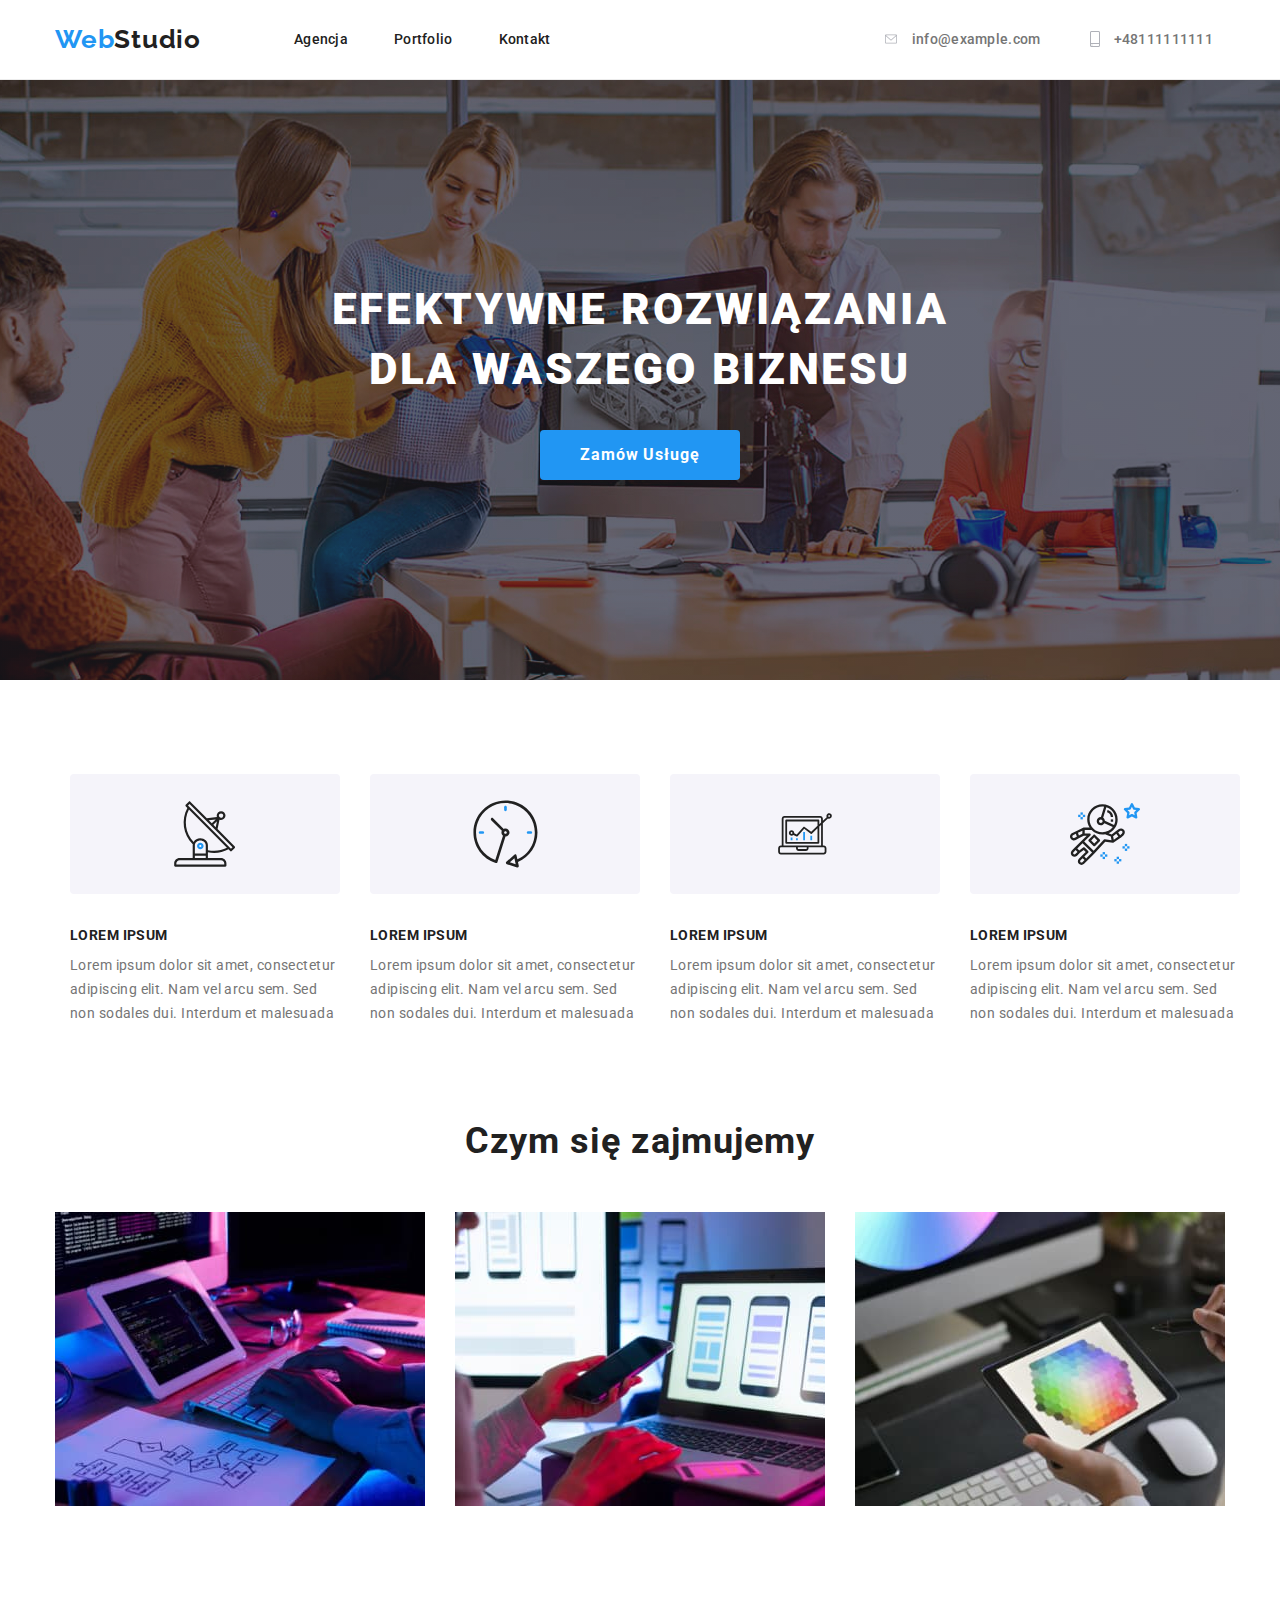
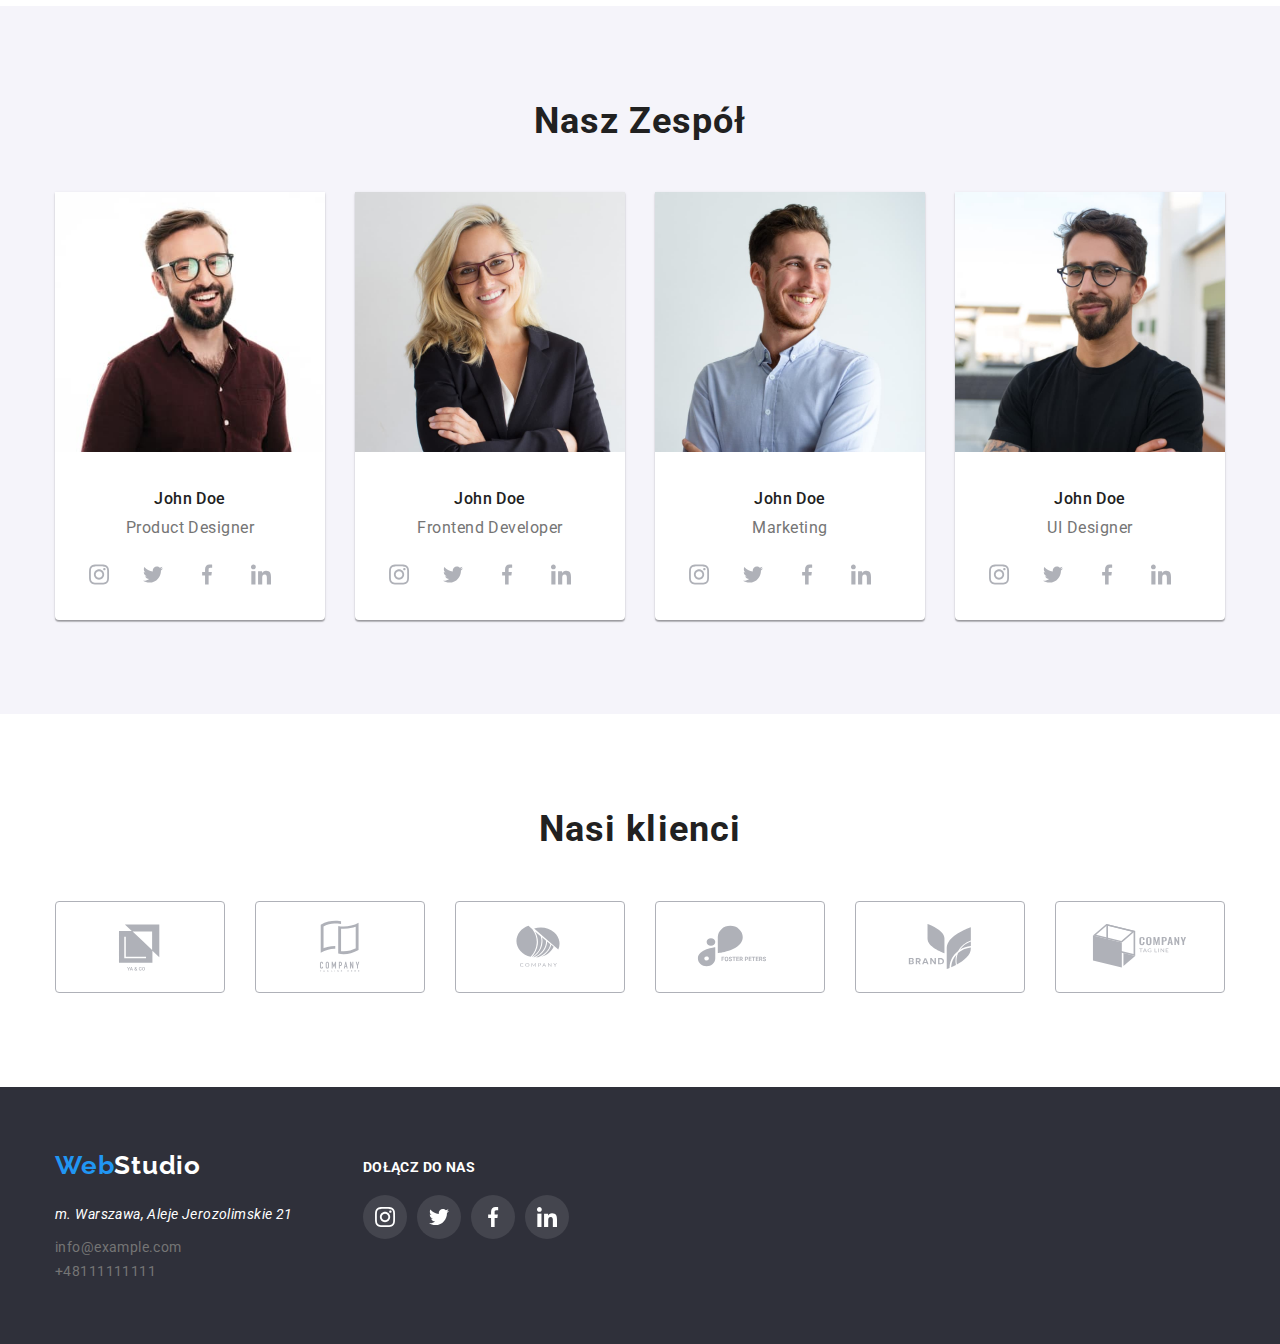
<file: index.html>
<!DOCTYPE html>
<html lang="pl">
  <head>
    <meta charset="UTF-8" />
    <meta http-equiv="X-UA-Compatible" content="IE=edge" />
    <meta name="viewport" content="width=device-width, initial-scale=1.0" />
    <title>Studio</title>
    <link rel="stylesheet" href="./css/modern-normalize.css" />
    <link rel="preconnect" href="https://fonts.googleapis.com" />
    <link rel="preconnect" href="https://fonts.gstatic.com" crossorigin />
    <link
      href="https://fonts.googleapis.com/css2?family=Raleway:wght@700&family=Roboto:wght@400;500;700;900&display=swap"
      rel="stylesheet"
    />
    <style type="text/css"></style>

    <link href="./css/styles.css" rel="stylesheet" />
  </head>
  <body class="studio">
    <header class="buttons">
      <div class="container">
        <a class="buttons-webstudio" href="./index.html"
          ><span class="highlight">Web</span><span>Studio</span></a
        >
        <nav>
          <ul class="buttons-navi" style="list-style: none">
            <li><a class="buttons-navi-link" href="">Agencja</a></li>
            <li>
              <a class="buttons-navi-link" href="./portfolio.html">Portfolio</a>
            </li>
            <li><a class="buttons-navi-link" href="">Kontakt</a></li>
          </ul>
        </nav>
        <ul class="buttons-contact" style="list-style: none">
          <li class="icon-cont">
            <a class="buttons-contact-link" href="mailto:info@example.com">
              <svg
                width="16"
                height="12"
                style="margin-right: 10px; margin-bottom: -1px"
              >
                <use href="./image/icons.svg#icon-envelope"></use>
              </svg>
              info@example.com</a
            >
          </li>
          <li class="icon-cont">
            <a class="buttons-contact-link" href="tel:+48111111111"
              ><svg
                width="10"
                height="16"
                style="margin-right: 10px; margin-bottom: -3px"
              >
                <use href="./image/icons.svg#icon-smartphone"></use>
              </svg>
              +48111111111</a
            >
          </li>
        </ul>
      </div>
    </header>
    <main>
      <section class="description">
        <div class="container">
          <h1 class="description-name">
            EFEKTYWNE ROZWIĄZANIA DLA WASZEGO BIZNESU
          </h1>
          <button class="description-click" type="button">Zamów Usługę</button>
        </div>
      </section>
      
      <section class="section container">
        <ul class="elaboration" style="list-style: none">
          <li class="elaboration-item-icon">
            <svg class="icon" width="65.32" height="70">
              <use href="./image/icons.svg#icon-antenna"></use>
            </svg>
          </li>
          <li class="elaboration-item-icon">
            <svg class="icon" width="66.96" height="70">
              <use href="./image/icons.svg#icon-clock-1"></use>
            </svg>
          </li>
          <li class="elaboration-item-icon">
            <svg class="icon" width="70" height="53.69">
              <use href="./image/icons.svg#icon-diagram"></use>
            </svg>
          </li>
          <li class="elaboration-item-icon">
            <svg class="icon" width="70" height="70">
              <use href="./image/icons.svg#icon-astronaut-1"></use>
            </svg>
          </li>
        </ul>
        <ul class="elaboration" style="list-style: none">
          <li class="elaboration-position">
            <h4 class="elaboration-position-name">LOREM IPSUM</h4>
            <p class="elaboration-position-description">
              Lorem ipsum dolor sit amet, consectetur adipiscing elit. Nam vel
              arcu sem. Sed non sodales dui. Interdum et malesuada
            </p>
          </li>
          <li class="elaboration-position">
            <h4 class="elaboration-position-name">LOREM IPSUM</h4>
            <p class="elaboration-position-description">
              Lorem ipsum dolor sit amet, consectetur adipiscing elit. Nam vel
              arcu sem. Sed non sodales dui. Interdum et malesuada
            </p>
          </li>

          <li class="elaboration-position">
            <h4 class="elaboration-position-name">LOREM IPSUM</h4>
            <p class="elaboration-position-description">
              Lorem ipsum dolor sit amet, consectetur adipiscing elit. Nam vel
              arcu sem. Sed non sodales dui. Interdum et malesuada
            </p>
          </li>

          <li class="elaboration-position">
            <h4 class="elaboration-position-name">LOREM IPSUM</h4>
            <p class="elaboration-position-description">
              Lorem ipsum dolor sit amet, consectetur adipiscing elit. Nam vel
              arcu sem. Sed non sodales dui. Interdum et malesuada
            </p>
          </li>
        </ul>
      </section>

      <section>
        <div class="container">
          <h2 class="categories">Czym się zajmujemy</h2>
          <ul class="segregate">
            <li class="segregate-photography">
              <img
                src="./image/keyboard.jpg"
                alt="typing on the keyboard"
                width="370"
                height="294"
              />
            </li>
            <li class="segregate-photography">
              <img
                src="./image/phone.jpg"
                alt="holding the phone in the background the laptop"
                width="370"
                height="294"
              />
            </li>
            <li class="segregate-photography">
              <img
                src="./image/tablet.jpg"
                alt="using the tablet"
                width="370"
                height="294"
              />
            </li>
          </ul>
        </div>
      </section>

      <section class="section team">
        <div class="container">
          <h2 class="categories">Nasz Zespół</h2>
          <ul class="team-component">
            <li class="team-component-person">
              <figure>
                <img
                  src="./image/john1.jpg"
                  alt="John Doe in glasses"
                  width="270"
                  height="260"
                />
                <figcaption>
                  <h3 class="names">John Doe</h3>
                  <p class="position">Product Designer</p>
                </figcaption>
              </figure>
              <ul class="icone" style="list-style: none">
                <li class="icone-style">
                  <a class="elipse" href="#">
                    <svg class="elipse-icon" width="45" height="45">
                      <use
                        class="icon-team"
                        href="./image/icons.svg#icon-insta"
                      ></use>
                    </svg>
                  </a>
                </li>
                <li class="icone-style">
                  <a class="elipse" href="#">
                    <svg class="elipse-icon" width="45" height="45">
                      <use
                        class="icon-team"
                        href="./image/icons.svg#icon-twiter"
                      ></use></svg></a>
                </li>
                <li class="icone-style">
                  <a class="elipse" href="#">
                    <svg class="elipse-icon" width="45" height="45">
                      <use
                        class="icon-team"
                        href="./image/icons.svg#icon-facebook"
                      ></use></svg></a>
                </li>
                <li class="icone-style">
                  <a class="elipse" href="#">
                    <svg class="elipse-icon" width="45" height="45">
                      <use
                        class="icon-team"
                        href="./image/icons.svg#icon-in"
                      ></use>
                    </svg>
                  </a>
                </li>
              </ul>
            </li>
            <li class="team-component-person">
              <figure>
                <img
                  src="./image/john2.jpg"
                  alt="John Doe blonde woman"
                  width="270"
                  height="260"
                />
                <figcaption>
                  <h3 class="names">John Doe</h3>
                  <p class="position">Frontend Developer</p>
                </figcaption>
              </figure>
              <ul class="icone" style="list-style: none">
                <li class="icone-style">
                  <a class="elipse" href="#">
                    <svg class="elipse-icon" width="45" height="45">
                      <use
                        class="icon-team"
                        href="./image/icons.svg#icon-insta"
                      ></use>
                    </svg>
                  </a>
                </li>
                <li class="icone-style">
                  <a class="elipse" href="#">
                    <svg class="elipse-icon" width="45" height="45">
                      <use
                        class="icon-team"
                        href="./image/icons.svg#icon-twiter"
                      ></use></svg></a>
                </li>
                <li class="icone-style">
                  <a class="elipse" href="#">
                    <svg class="elipse-icon" width="45" height="45">
                      <use
                        class="icon-team"
                        href="./image/icons.svg#icon-facebook"
                      ></use></svg></a>
                </li>
                <li class="icone-style">
                  <a class="elipse" href="#">
                    <svg class="elipse-icon" width="45" height="45">
                      <use
                        class="icon-team"
                        href="./image/icons.svg#icon-in"
                      ></use>
                    </svg>
                  </a>
                </li>
              </ul>
            </li>
            <li class="team-component-person">
              <figure>
                <img
                  src="./image/john3.jpg"
                  alt="John Doe in a blue shirt"
                  width="270"
                  height="260"
                />
                <figcaption>
                  <h3 class="names">John Doe</h3>
                  <p class="position">Marketing</p>
                </figcaption>
              </figure>
              <ul class="icone" style="list-style: none">
                <li class="icone-style">
                  <a class="elipse" href="#">
                    <svg class="elipse-icon" width="45" height="45">
                      <use
                        class="icon-team"
                        href="./image/icons.svg#icon-insta"
                      ></use>
                    </svg>
                  </a>
                </li>
                <li class="icone-style">
                  <a class="elipse" href="#">
                    <svg class="elipse-icon" width="45" height="45">
                      <use
                        class="icon-team"
                        href="./image/icons.svg#icon-twiter"
                      ></use></svg></a>
                </li>
                <li class="icone-style">
                  <a class="elipse" href="#">
                    <svg class="elipse-icon" width="45" height="45">
                      <use
                        class="icon-team"
                        href="./image/icons.svg#icon-facebook"
                      ></use></svg></a>
                </li>
                <li class="icone-style">
                  <a class="elipse" href="#">
                    <svg class="elipse-icon" width="45" height="45">
                      <use
                        class="icon-team"
                        href="./image/icons.svg#icon-in"
                      ></use>
                    </svg>
                  </a>
                </li>
              </ul>
            </li>
            <li class="team-component-person">
              <figure>
                <img
                  src="./image/john4.jpg"
                  alt="John Doe in glasses and a black tishirt"
                  width="270"
                  height="260"
                />
                <figcaption>
                  <h3 class="names">John Doe</h3>
                  <p class="position">UI Designer</p>
                </figcaption>
              </figure>
              <ul class="icone" style="list-style: none">
                <li class="icone-style">
                  <a class="elipse" href="#">
                    <svg class="elipse-icon" width="45" height="45">
                      <use
                        class="icon-team"
                        href="./image/icons.svg#icon-insta"
                      ></use>
                    </svg>
                  </a>
                </li>
                <li class="icone-style">
                  <a class="elipse" href="#">
                    <svg class="elipse-icon" width="45" height="45">
                      <use
                        class="icon-team"
                        href="./image/icons.svg#icon-twiter"
                      ></use></svg></a>
                </li>
                <li class="icone-style">
                  <a class="elipse" href="#">
                    <svg class="elipse-icon" width="45" height="45">
                      <use
                        class="icon-team"
                        href="./image/icons.svg#icon-facebook"
                      ></use></svg></a>
                </li>
                <li class="icone-style">
                  <a class="elipse" href="#">
                    <svg class="elipse-icon" width="45" height="45">
                      <use
                        class="icon-team"
                        href="./image/icons.svg#icon-in"
                      ></use>
                    </svg>
                  </a>
                </li>
              </ul>
            </li>
          </ul>
        </div>
      </section>
      <section class="section">
        <div class="container">
          <h2 class="categories">Nasi klienci</h2>
          <ul class="client">
            <li class="client-item">
              <svg class="client-item-icon" width="106" height="60">
                <use href="./image/icons.svg#icon-logo2"></use>
              </svg>
            </li>
            <li class="client-item">
              <svg class="client-item-icon" width="106" height="60">
                <use href="./image/icons.svg#icon-logo1"></use>
              </svg>
            </li>
            <li class="client-item">
              <svg class="client-item-icon" width="106" height="60">
                <use href="./image/icons.svg#icon-logo6"></use>
              </svg>
            </li>
            <li class="client-item">
              <svg class="client-item-icon" width="106" height="60">
                <use href="./image/icons.svg#icon-logo5"></use>
              </svg>
            </li>
            <li class="client-item">
              <svg class="client-item-icon" width="106" height="60">
                <use href="./image/icons.svg#icon-logo4"></use>
              </svg>
            </li>
            <li class="client-item">
              <svg class="client-item-icon" width="106" height="60">
                <use href="./image/icons.svg#icon-logo3"></use>
              </svg>
            </li>
          </ul>
        </div>
      </section>
    </main>
    <footer id="information" class="footer-section">
      <div class="container information">
        <div>
          <ul style="list-style: none">
            <li>
              <a class="information-web" href="./index.html"
                ><span class="highlight">Web</span><span>Studio</span></a
              >
            </li>
            <li>
              <address class="information-adres">
                m. Warszawa, Aleje Jerozolimskie 21
              </address>
            </li>
            <li class="container-contact">
              <a class="information-contact-link" href="mailto:info@example.com"
                >info@example.com</a
              >
            </li>
            <li class="container-contact">
              <a class="information-contact-link" href="tel:+48111111111"
                >+48111111111</a
              >
            </li>
          </ul>
        </div>
        <div class="socialmedia">
          <h3 class="socialmedia-h3">Dołącz do nas</h3>
          <ul class="footer-socialmedia">
            <li class="light">
              <a class="ellipse" href="#">
                <svg class="icons-footer" width="44" height="44">
                  <use href="./image/icons.svg#icon-insta"></use>
                </svg>
              </a>
            </li>
            <li class="light">
              <a class="ellipse" href="#">
                <svg class="icons-footer" width="44" height="44">
                  <use href="./image/icons.svg#icon-twiter"></use>
                </svg>
              </a>
            </li>
            <li class="light">
              <a class="ellipse" href="#">
                <svg class="icons-footer" width="44" height="44">
                  <use href="./image/icons.svg#icon-facebook"></use>
                </svg>
              </a>
            </li>
            <li class="light">
              <a class="ellipse" href="#"
                ><svg class="icons-footer" width="44" height="44">
                  <use href="./image/icons.svg#icon-in"></use></svg></a>
            </li>
          </ul>
        </div>
      </div>
    </footer>
  </body>
</html>
</file>
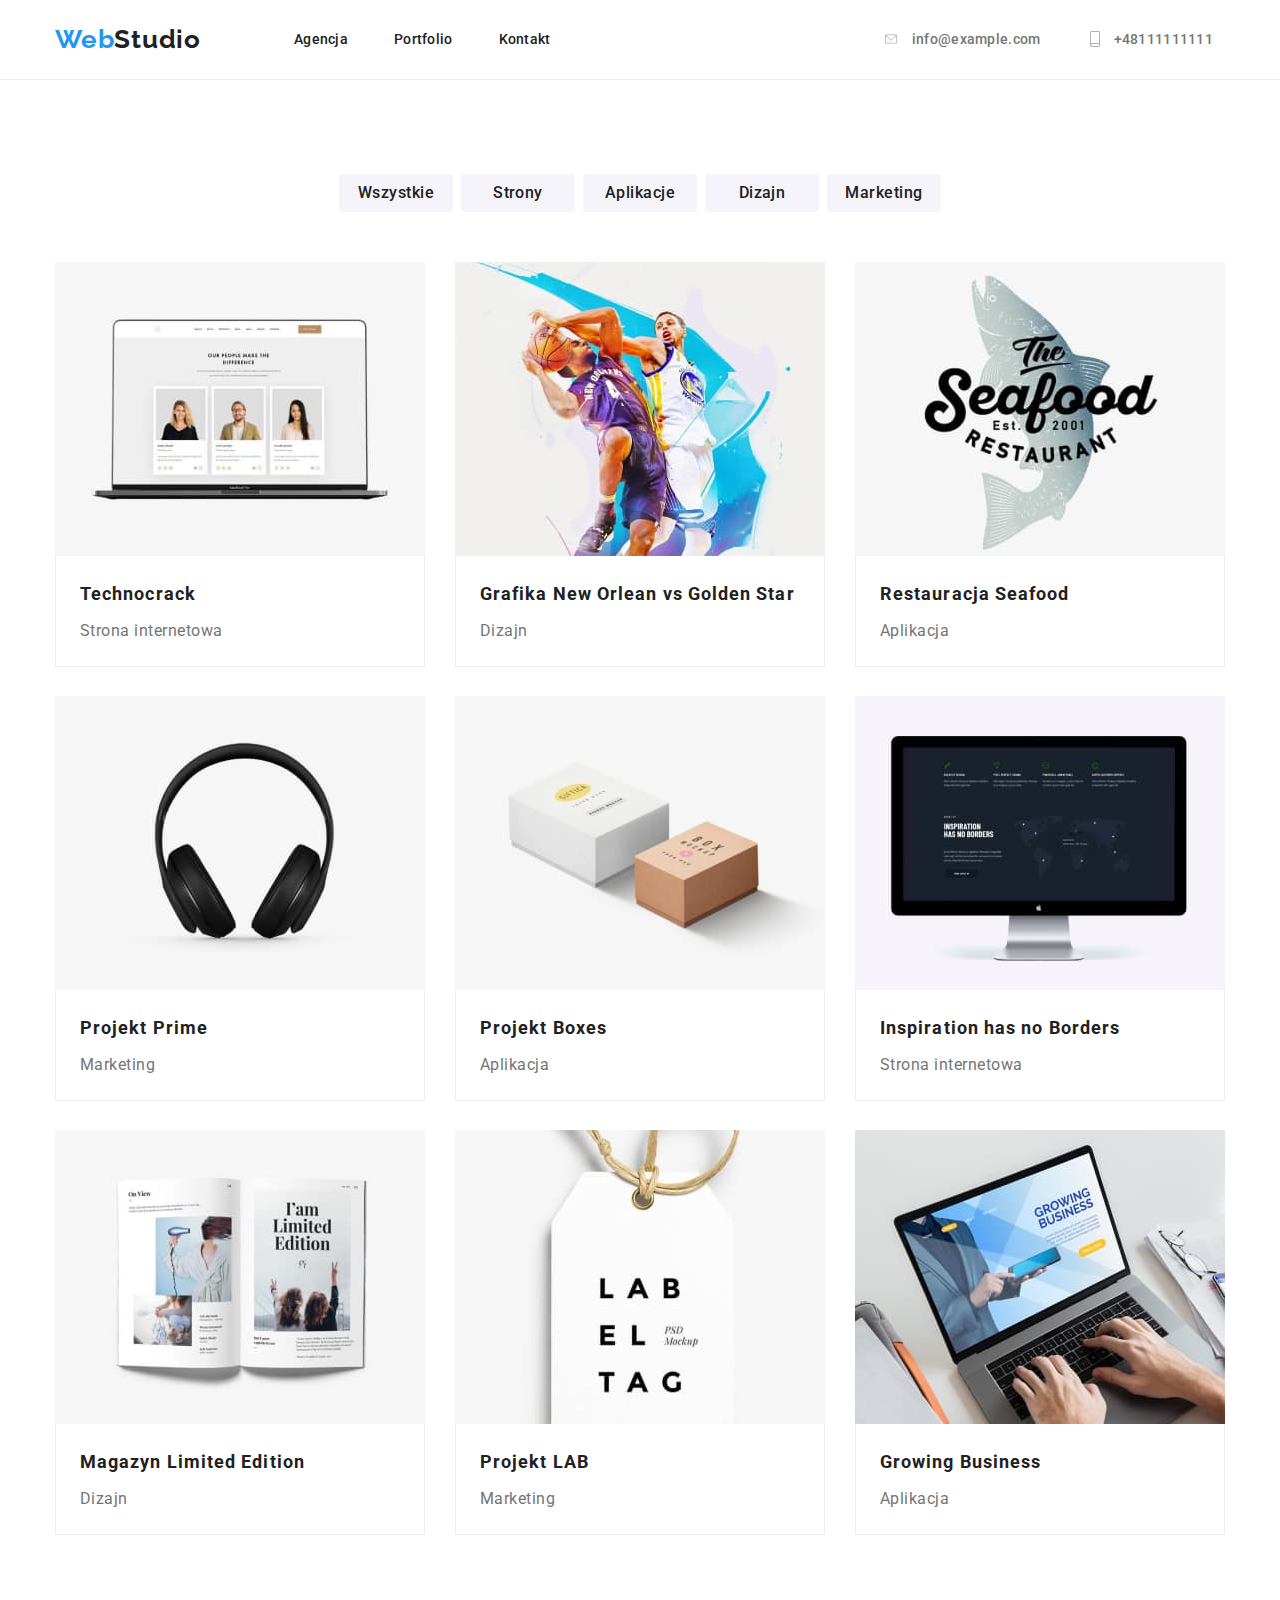
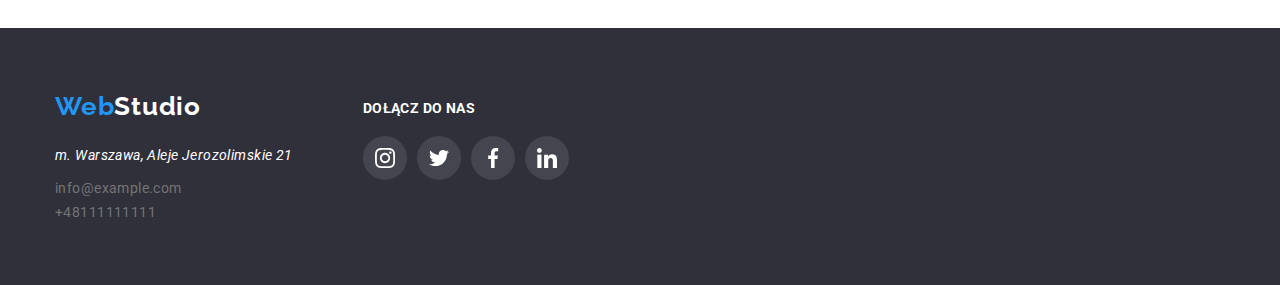
<file: portfolio.html>
<!DOCTYPE html>
<html lang="pl">
  <head>
    <meta charset="UTF-8" />
    <meta http-equiv="X-UA-Compatible" content="IE=edge" />
    <meta name="viewport" content="width=device-width, initial-scale=1.0" />
    <title>Portfolio</title>
    <link rel="stylesheet" href="./css/modern-normalize.css" />
    <link rel="preconnect" href="https://fonts.googleapis.com" />
    <link rel="preconnect" href="https://fonts.gstatic.com" crossorigin />
    <link
      href="https://fonts.googleapis.com/css2?family=Raleway:wght@700&family=Roboto:wght@400;500;700;900&display=swap"
      rel="stylesheet"
    />

    <link href="./css/styles.css" rel="stylesheet" />
  </head>
  <body>
    <header class="buttons">
      <div class="container">
        <a class="buttons-webstudio" href="./index.html"
          ><span class="highlight">Web</span><span>Studio</span></a
        >

        <nav>
          <ul class="buttons-navi" style="list-style: none">
            <li><a class="buttons-navi-link" href="">Agencja</a></li>
            <li>
              <a class="buttons-navi-link" href="./portfolio.html">Portfolio</a>
            </li>
            <li><a class="buttons-navi-link" href="">Kontakt</a></li>
          </ul>
        </nav>
        <ul class="buttons-contact" style="list-style: none">
          <li class="icon-cont">
            <a class="buttons-contact-link" href="mailto:info@example.com">
              <svg
                width="16"
                height="12"
                style="margin-right: 10px; margin-bottom: -1px"
              >
                <use href="./image/icons.svg#icon-envelope"></use>
              </svg>
              info@example.com</a
            >
          </li>
          <li class="icon-cont">
            <a class="buttons-contact-link" href="tel:+48111111111"
              ><svg
                width="10"
                height="16"
                style="margin-right: 10px; margin-bottom: -3px"
              >
                <use href="./image/icons.svg#icon-smartphone"></use>
              </svg>
              +48111111111</a
            >
          </li>
        </ul>
      </div>
    </header>
    <main class="container">
      <section class="section-menu">
        <ul class="menu" style="list-style: none">
          <li><button class="menu-click" type="button">Wszystkie</button></li>
          <li><button class="menu-click" type="button">Strony</button></li>
          <li><button class="menu-click" type="button">Aplikacje</button></li>
          <li><button class="menu-click" type="button">Dizajn</button></li>
          <li><button class="menu-click" type="button">Marketing</button></li>
        </ul>
      </section>
      <section class="section-offer">
        <ul class="offer">
          <li class="offer-photo">
            <figure>
              <img
                src="./image/notebook.jpg"
                alt="laptop"
                width="370"
                height="294"
              />
              <figcaption class="offer-discription">
                <h3 class="offer-name">Technocrack</h3>
                <p class="offer-name-title">Strona internetowa</p>
              </figcaption>
            </figure>
          </li>
          <li class="offer-photo">
            <figure>
              <img
                src="./image/nba.jpg"
                alt="koszykarze"
                width="370"
                height="294"
              />
              <figcaption class="offer-discription">
                <h3 class="offer-name">Grafika New Orlean vs Golden Star</h3>
                <p class="offer-name-title">Dizajn</p>
              </figcaption>
            </figure>
          </li>
          <li class="offer-photo">
            <figure>
              <img
                src="./image/logorestaurant.jpg"
                alt="logo restauracji"
                width="370"
                height="294"
              />
              <figcaption class="offer-discription">
                <h3 class="offer-name">Restauracja Seafood</h3>
                <p class="offer-name-title">Aplikacja</p>
              </figcaption>
            </figure>
          </li>
          <li class="offer-photo">
            <figure>
              <img
                src="./image/headphones.jpg"
                alt="słuchawki"
                width="370"
                height="294"
              />
              <figcaption class="offer-discription">
                <h3 class="offer-name">Projekt Prime</h3>
                <p class="offer-name-title">Marketing</p>
              </figcaption>
            </figure>
          </li>
          <li class="offer-photo">
            <figure>
              <img
                src="./image/box.jpg"
                alt="pudełka"
                width="370"
                height="294"
              />
              <figcaption class="offer-discription">
                <h3 class="offer-name">Projekt Boxes</h3>
                <p class="offer-name-title">Aplikacja</p>
              </figcaption>
            </figure>
          </li>
          <li class="offer-photo">
            <figure>
              <img
                src="./image/computermonitor.jpg"
                alt="monitor"
                width="370"
                height="294"
              />
              <figcaption class="offer-discription">
                <h3 class="offer-name">Inspiration has no Borders</h3>
                <p class="offer-name-title">Strona internetowa</p>
              </figcaption>
            </figure>
          </li>
          <li class="offer-photo">
            <figure>
              <img
                src="./image/book.jpg"
                alt="ksiązka"
                width="370"
                height="294"
              />
              <figcaption class="offer-discription">
                <h3 class="offer-name">Magazyn Limited Edition</h3>
                <p class="offer-name-title">Dizajn</p>
              </figcaption>
            </figure>
          </li>
          <li class="offer-photo">
            <figure>
              <img
                src="./image/letters.jpg"
                alt="zawieszka z literami"
                width="370"
                height="294"
              />
              <figcaption class="offer-discription">
                <h3 class="offer-name">Projekt LAB</h3>
                <p class="offer-name-title">Marketing</p>
              </figcaption>
            </figure>
          </li>
          <li class="offer-photo">
            <figure>
              <img
                src="./image/growingbuisness.jpg"
                alt="laptop z otwartą stroną internetową"
                width="370"
                height="294"
              />
              <figcaption class="offer-discription">
                <h3 class="offer-name">Growing Business</h3>
                <p class="offer-name-title">Aplikacja</p>
              </figcaption>
            </figure>
          </li>
        </ul>
      </section>
    </main>
    <footer id="information" class="footer-section">
      <div class="container information">
        <div>
          <ul style="list-style: none">
            <li>
              <a class="information-web" href="./index.html"
                ><span class="highlight">Web</span><span>Studio</span></a
              >
            </li>
            <li>
              <address class="information-adres">
                m. Warszawa, Aleje Jerozolimskie 21
              </address>
            </li>
            <li class="container-contact">
              <a class="information-contact-link" href="mailto:info@example.com"
                >info@example.com</a
              >
            </li>
            <li class="container-contact">
              <a class="information-contact-link" href="tel:+48111111111"
                >+48111111111</a
              >
            </li>
          </ul>
        </div>
        <div class="socialmedia">
          <h3 class="socialmedia-h3">Dołącz do nas</h3>
          <ul class="footer-socialmedia">
            <li class="light">
              <a class="ellipse" href="#">
                <svg class="icons-footer" width="44" height="44">
                  <use href="./image/icons.svg#icon-insta"></use>
                </svg>
              </a>
            </li>
            <li class="light">
              <a class="ellipse" href="#">
                <svg class="icons-footer" width="44" height="44">
                  <use href="./image/icons.svg#icon-twiter"></use>
                </svg>
              </a>
            </li>
            <li class="light">
              <a class="ellipse" href="#">
                <svg class="icons-footer" width="44" height="44">
                  <use href="./image/icons.svg#icon-facebook"></use>
                </svg>
              </a>
            </li>
            <li class="light">
              <a class="ellipse" href="#"
                ><svg class="icons-footer" width="44" height="44">
                  <use href="./image/icons.svg#icon-in"></use></svg></a>
            </li>
          </ul>
        </div>
      </div>
    </footer>
  </body>
</html>
</file>
<file: css/styles.css>
:root {
  --text-main-color: #212121;
  --brand-mlight-color: #2196f3;
  --brand-second-color: #ffffff;
  --brand-two-color: #2f303a;
  --brand-contact-color: #757575;
  --brand-background-color-1: #2f303a;
  --icon-color: #afb1b8;
}

* {
  margin: 0;
  padding: 0;
  border: 0;
  line-height: 1.4em;
  vertical-align: baseline;
  text-decoration: none;
  outline: 0;
}

body {
  font-family: "Roboto", "Raleway", sans-serif;
  color: var(--text-main-color);
  background: var(--brand-second-color);
  margin-left: -15px;
  margin-right: -15px;
}

.container {
  width: 1200px;
  margin: 0 auto;
  padding-left: 15px;
  padding-right: 15px;
}

.section {
  padding-top: 94px;
  padding-bottom: 94px;
}

/*header*/
.buttons {
  height: 80px;
  display: flex;
  border-bottom: 1px solid #ececec;
  background: var(--brand-second-color);
}

.buttons .container {
  display: flex;
  align-items: center;
}

.buttons-webstudio {
  font-family: "Raleway";
  font-weight: 700;
  font-size: 26px;
  line-height: 1.19;
  letter-spacing: 0.03em;
  text-decoration: none;
  color: var(--text-main-color);
  display: flex;
  padding-right: 93px;
}

.buttons-navi {
  display: flex;
  list-style-type: none;
}

.buttons-navi-link {
  margin-right: 46px;
  font-weight: 500;
  color: var(--text-main-color);
  line-height: 1.14;
  letter-spacing: 0.02em;
  text-decoration: none;
  font-size: 14px;
}

.buttons-contact {
  display: flex;
  list-style-type: none;
  margin-left: auto;
  margin-right: 12px;
  color: var(--brand-contact-color);
  font-weight: 500;
  font-size: 14px;
  line-height: 1.14;
  letter-spacing: 0.02em;
}

.buttons-contact a {
  text-decoration: none;
  color: var(--brand-contact-color);
  margin-left: 50px;
}

.icon-cont {
  fill: #afb1b8;
}

.buttons-contact-link:active,
.buttons-contact-link:hover,
.buttons-contact-link:focus {
fill: #2196f3;
color: #2196f3;
}

.buttons-navi-link:active,
.buttons-navi-link:hover,
.buttons-navi-link:focus {
  color: var(--brand-mlight-color);
}

/*baner*/
.description {
  display: flex;
  min-height: 600px;
  background-image: linear-gradient(
      0deg,
      rgba(47, 48, 58, 0.4) 0%,
      rgba(47, 48, 58, 0.4) 100%
    ),
    url("../image/photobanner.jpg");
  background-position: center;
  background-repeat: no-repeat;
  background-size: 1600px;
}

.description-name {
  font-family: "Roboto";
  font-weight: 900;
  font-size: 44px;
  line-height: 1.36;
  text-align: center;
  text-transform: capitalize;
  letter-spacing: 0.06em;
  color: var(--brand-second-color);
  max-width: 696px;
}

.description .container {
  display: flex;
  justify-content: center;
  align-items: center;
  flex-direction: column;
  min-width: auto;
}

.description-click {
  width: 200px;
  height: 50px;
  margin-top: 30px;
  cursor: pointer;
  background: var(--brand-mlight-color);
  border: 0px;
  box-shadow: 0 px 4 px 4 px rgba (0, 0, 0, 0, 15);
  border-radius: 4px;
  font-family: "Roboto";
  font-weight: 700;
  font-size: 16px;
  line-height: 1.875;
  text-align: center;
  letter-spacing: 0.06em;
  color: #ffffff;
}

/*Lorem Ipsum*/
.elaboration {
  display: inline-flex;
  justify-content: center;
  flex-basis: calc((100%-30px) / 4);
}

.elaboration-item-icon {
  display: flex;
  justify-content: center;
  align-items: center;
  margin-left: 15px;
  margin-right: 15px;
  margin-bottom: 30px;
  width: 270px;
  height: 120px;
  background-color: #f5f4fa;
  border-radius: 4px;
  list-style-type: none;
  flex-basis: calc((100%-30px) / 4);
}

.icon {
  display: flex;
}

.elaboration-position {
  width: 270px;
  margin-left: 15px;
  margin-right: 15px;
}

.elaboration-position-name {
  font-weight: 700;
  font-size: 14px;
  line-height: 1.14;
  letter-spacing: 0.03em;
  text-transform: uppercase;
  margin-bottom: 10px;
}

.elaboration-position-description {
  font-size: 14px;
  line-height: 1.71;
  letter-spacing: 0.03em;
  color: var(--brand-contact-color);
  margin-top: 10px;
}

/*Czym się zajmujemy*/
.segregate {
  justify-content: center;
  display: flex;
  padding-bottom: 94px;
}

.segregate-photography {
  margin-left: 15px;
  list-style: none;
  margin-right: 15px;
}
/*Nasz Zespół*/
.team {
  background: #f5f4fa;
}

.categories {
  font-style: normal;
  font-weight: 700;
  font-size: 36px;
  line-height: 1.17;
  text-align: center;
  letter-spacing: 0.03em;
  margin-bottom: 50px;
}

.team-component {
  list-style: none;
  display: flex;
  justify-content: center;
}

.team-component-person {
  box-shadow: 0px 1px 3px rgba(0, 0, 0, 0.12), 0px 1px 1px rgba(0, 0, 0, 0.14),
    0px 2px 1px rgba(0, 0, 0, 0.2);
  border-radius: 0px 0px 4px 4px;
  margin-left: 15px;
  margin-right: 15px;
  padding-bottom: 30px;
  width: 270px;
  height: 428px;
  background-color: var(--brand-second-color);
}

.team-component-person:first-child {
  margin-left: 0px;
}

.team-component-person:last-child {
  margin-right: 0px;
}

.names {
  font-family: "Roboto";
  font-style: normal;
  font-weight: 500;
  font-size: 16px;
  line-height: 1.19;
  text-align: center;
  letter-spacing: 0.03em;
  margin-top: 30px;
  margin-bottom: 10px;
}

.position {
  font-family: "Roboto";
  font-style: normal;
  font-weight: 400;
  font-size: 16px;
  line-height: 1.19;
  text-align: center;
  letter-spacing: 0.03em;
  color: var(--brand-contact-color);
}

.icone {
  display: flex;
  justify-content: center;
  list-style: none;
  padding-top: 16px;
 margin-right: 10px;
}

.icone-style{
  display: flex;
  justify-content: center;
  padding-right: 10px;
}

.elipse {
  display: flex;
  width: 44px;
  height: 44px;
  border-radius: 50%;
  background-color: transparent;
  justify-content: center;
  align-items: center;
  fill: var(--icon-color);
}

.elipse:active,
.elipse:hover,
.elipse:focus {
  fill: var(--brand-second-color);
  border-radius: 50%;
  background-color: #2196f3;
}

/*Nasi klienci*/
.client {
  display: flex;
  justify-content: space-between;
  list-style: none;
}

.client-item {
  display: flex;
  align-items: center;
  justify-content: center;
  width: 170px;
  height: 92px;
  border: 1px solid #afb1b8;
  border-radius: 4px;
  fill: #afb1b8;
}

.client-item:active,
.client-item:hover,
.client-item:focus {
  fill: #2196f3;
  border-color: #2196f3;
}

/* footer*/
footer {
  background: var(--brand-two-color);
}
.information {
  display: flex;
  align-items: flex-start;
  color: rgba(255, 255, 255, 0.6);
}

.highlight {
  color: var(--brand-mlight-color);
}

.information-web {
  text-decoration: none;
  font-family: "Raleway";
  color: var(--brand-second-color);
  font-weight: 700;
  font-size: 26px;
  line-height: 1.19;
  letter-spacing: 0.03em;
}

.footer-section {
  padding-bottom: 60px;
  padding-top: 60px;
}

.information-adres {
  font-weight: 400;
  font-size: 14px;
  line-height: 1.71;
  letter-spacing: 0.03em;
  color: var(--brand-second-color);
  padding-top: 20px;
  padding-bottom: 9px;
}

.container-contact a {
  color: var(--brand-contact-color);
}

.information-contact-link {
  font-family: "Roboto";
  font-weight: 400;
  font-size: 14px;
  line-height: 1.71;
  letter-spacing: 0.03em;
  text-decoration: none;
  padding-bottom: 9px;
  text-align: left;
}

.information-contact-link:active,
.information-contact-link:hover,
.information-contact-link:focus {
  color: var(--brand-mlight-color);
}

.socialmedia {
  margin-top: 12px;
  padding-left: 70px;
  width: 206px;
  height: 80px;
}

.socialmedia-h3 {
  text-align: left;
  font-family: "Roboto";
  font-style: normal;
  font-weight: 700;
  font-size: 14px;
  line-height: 16px;
  letter-spacing: 0.03em;
  text-transform: uppercase;
  padding: 0;
  margin: 0;
  margin-bottom: 20px;
  color: var(--brand-second-color);
}
.footer-socialmedia {
  list-style: none;
  display: flex;
  justify-content: space-between;
}

.light{
  display: flex;
  justify-content: center;
  align-items: center;
padding-right: 10px;
}

.ellipse {
  display: flex;
  width: 44px;
  height: 44px;
  border-radius: 50%;
  justify-content: center;
  align-items: center;
   background-color: rgba(255, 255, 255, 0.1);
   fill: var(--brand-second-color);
}

.ellipse:active,
.ellipse:hover,
.ellipse:focus {
  border-radius: 50%;
  background-color: #2196f3;
  cursor: pointer;
}

/*menu*/
.section-menu {
  padding-top: 94px;
}

.menu {
  display: flex;
  justify-content: center;
  cursor: pointer;
  align-items: center;
  list-style: none;
  margin-bottom: 50px;
}

.menu-click {
  font-family: "Roboto";
  font-style: normal;
  font-weight: 500;
  font-size: 16px;
  line-height: 1.625;
  text-align: center;
  letter-spacing: 0.03em;
  color: var(--text-main-color);
  background: #f5f4fa;
  border: 0px;
  cursor: pointer;
  border-radius: 4px;
  width: 114px;
  height: 38px;
  margin-right: 4px;
  margin-left: 4px;
}

.menu-click:hover,
.menu-click:active,
.menu-click:focus {
  background: #2196f3;
  color: #ffffff;
  cursor: pointer;
}

/*Portfolio*/
.section-offer {
  padding-bottom: 64px;
}

.offer {
  display: flex;
  flex-wrap: wrap;
  justify-content: space-between;
  list-style: none;
}

.offer-photo {
  margin-bottom: 30px;
  max-width: 370px;
  max-height: 404px;
  list-style-type: none;
  flex-basis: calc((100%-30px) / 3);
  border: 0px;
}

.offer-discription {
  margin-top: -6px;
  list-style: none;
  border-left: 1px solid #eeeeee;
  border-right: 1px solid #eeeeee;
  border-bottom: 1px solid #eeeeee;
}

.offer-photo > img {
  object-fit: cover;
}

.offer-photo:active,
.offer-photo:hover,
.offer-photo:focus {
  box-shadow: 0px 1px 1px rgba(0, 0, 0, 0.12), 0px 4px 4px rgba(0, 0, 0, 0.06),
    1px 4px 6px rgba(0, 0, 0, 0.16);
}

.offer-name {
  padding-top: 20px;
  padding-left: 24px;
  padding-right: 24px;
  padding-bottom: 4px;
  text-align: left;
  font-weight: 700;
  font-size: 18px;
  line-height: 2;
  letter-spacing: 0.06em;
}

.offer-name-title {
  padding-left: 24px;
  padding-right: 24px;
  padding-bottom: 20px;
  text-align: left;
  font-weight: 400;
  font-size: 16px;
  line-height: 1.875;
  letter-spacing: 0.03em;
  color: var(--brand-contact-color);
}
</file>
